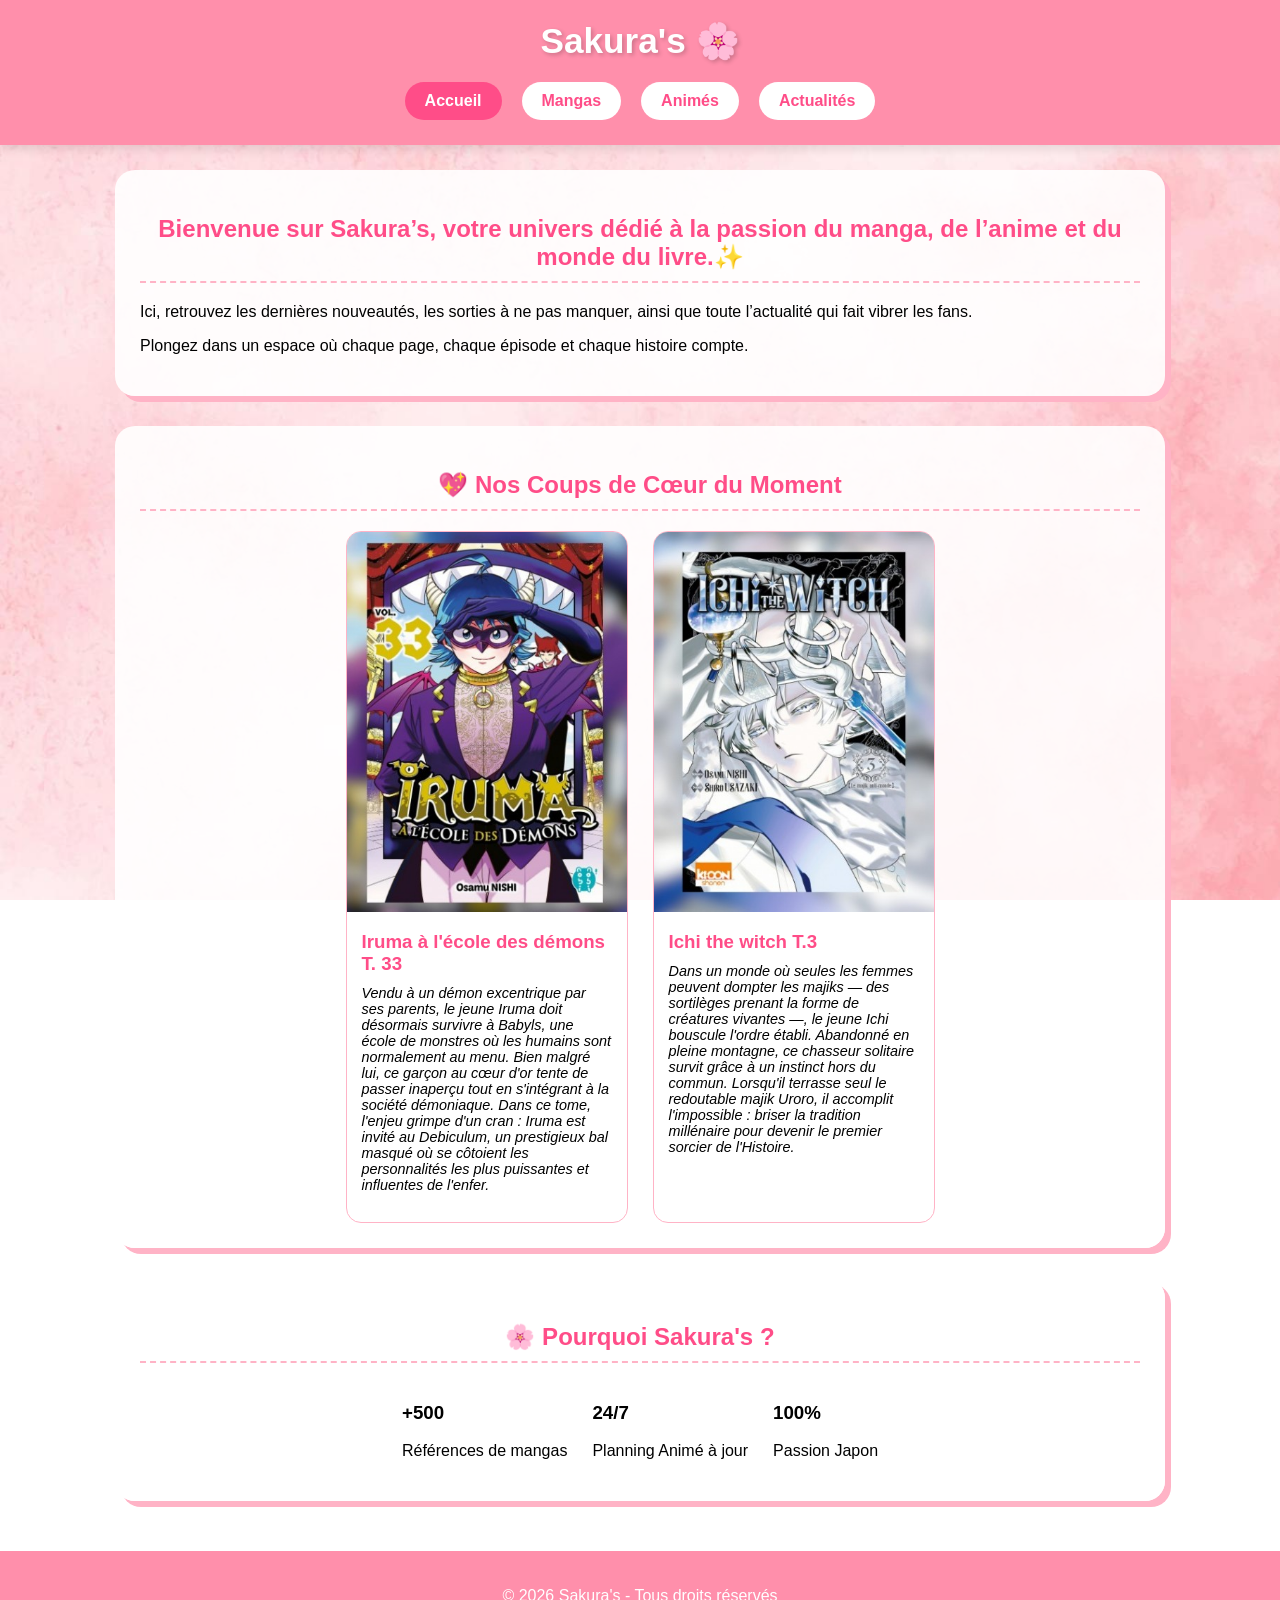
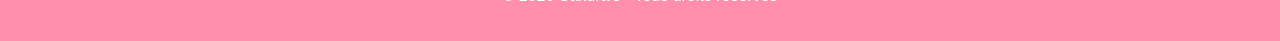
<file: index.html>
<!DOCTYPE html>
<html lang="fr">
<head>
    <meta charset="UTF-8">
    <title>Sakura's Accueil</title>
    <link rel="stylesheet" href="style.css">
</head>
<body>
    <header>
        <h1>Sakura's 🌸</h1>
        <nav>
            <a href="index.html" class="active">Accueil</a>
            <a href="manga.html">Mangas</a>
            <a href="anime.html">Animés</a>
            <a href="actualite.html">Actualités</a>
        </nav>
    </header>

    <main>
        <div id="bloc">
            <h2>Bienvenue sur Sakura’s, votre univers dédié à la passion du manga, de l’anime et du monde du livre.✨</h2>
            <p class="introduction">Ici, retrouvez les dernières nouveautés, les sorties à ne pas manquer, ainsi que toute l’actualité qui fait vibrer les fans. </p>
            <p class="introduction">Plongez dans un espace où chaque page, chaque épisode et chaque histoire compte.
</p>
        </div>

        <div id="bloc">
            <h2>💖 Nos Coups de Cœur du Moment</h2>
            <div class="container-news">
                <div class="item-card">
                    <img src="manga1.jpg" alt="Frieren">
                    <div class="item-info">
                        <h3>Iruma à l'école des démons T. 33</h3>
                        <p class="resume">Vendu à un démon excentrique par ses parents, le jeune Iruma doit désormais survivre à Babyls, une école de monstres où les humains sont normalement au menu. Bien malgré lui, ce garçon au cœur d'or tente de passer inaperçu tout en s'intégrant à la société démoniaque.

Dans ce tome, l'enjeu grimpe d'un cran : Iruma est invité au Debiculum, un prestigieux bal masqué où se côtoient les personnalités les plus puissantes et influentes de l'enfer.</p>
                    </div>
                </div>
                <div class="item-card">
                    <img src="manga2.jpg" alt="Chainsaw Man">
                    <div class="item-info">
                        <h3>Ichi the witch T.3</h3>
                        <p class="resume">Dans un monde où seules les femmes peuvent dompter les majiks — des sortilèges prenant la forme de créatures vivantes —, le jeune Ichi bouscule l'ordre établi.

Abandonné en pleine montagne, ce chasseur solitaire survit grâce à un instinct hors du commun. Lorsqu'il terrasse seul le redoutable majik Uroro, il accomplit l'impossible : briser la tradition millénaire pour devenir le premier sorcier de l'Histoire.</p>
                    </div>
                </div>
            </div>
        </div>

        <div id="bloc">
            <h2>🌸 Pourquoi Sakura's ?</h2>
            <div class="container-news">
                <div class="box-info">
                    <h3>+500</h3>
                    <p>Références de mangas</p>
                </div>
                <div class="box-info">
                    <h3>24/7</h3>
                    <p>Planning Animé à jour</p>
                </div>
                <div class="box-info">
                    <h3>100%</h3>
                    <p>Passion Japon</p>
                </div>
            </div>
        </div>
    </main>

    <footer style="text-align: center; padding: 20px; color: white; background-color: #ff8fab; margin-top: 50px;">
        <p>&copy; 2026 Sakura's - Tous droits réservés</p>
    </footer>
</body>
</html>
</file>
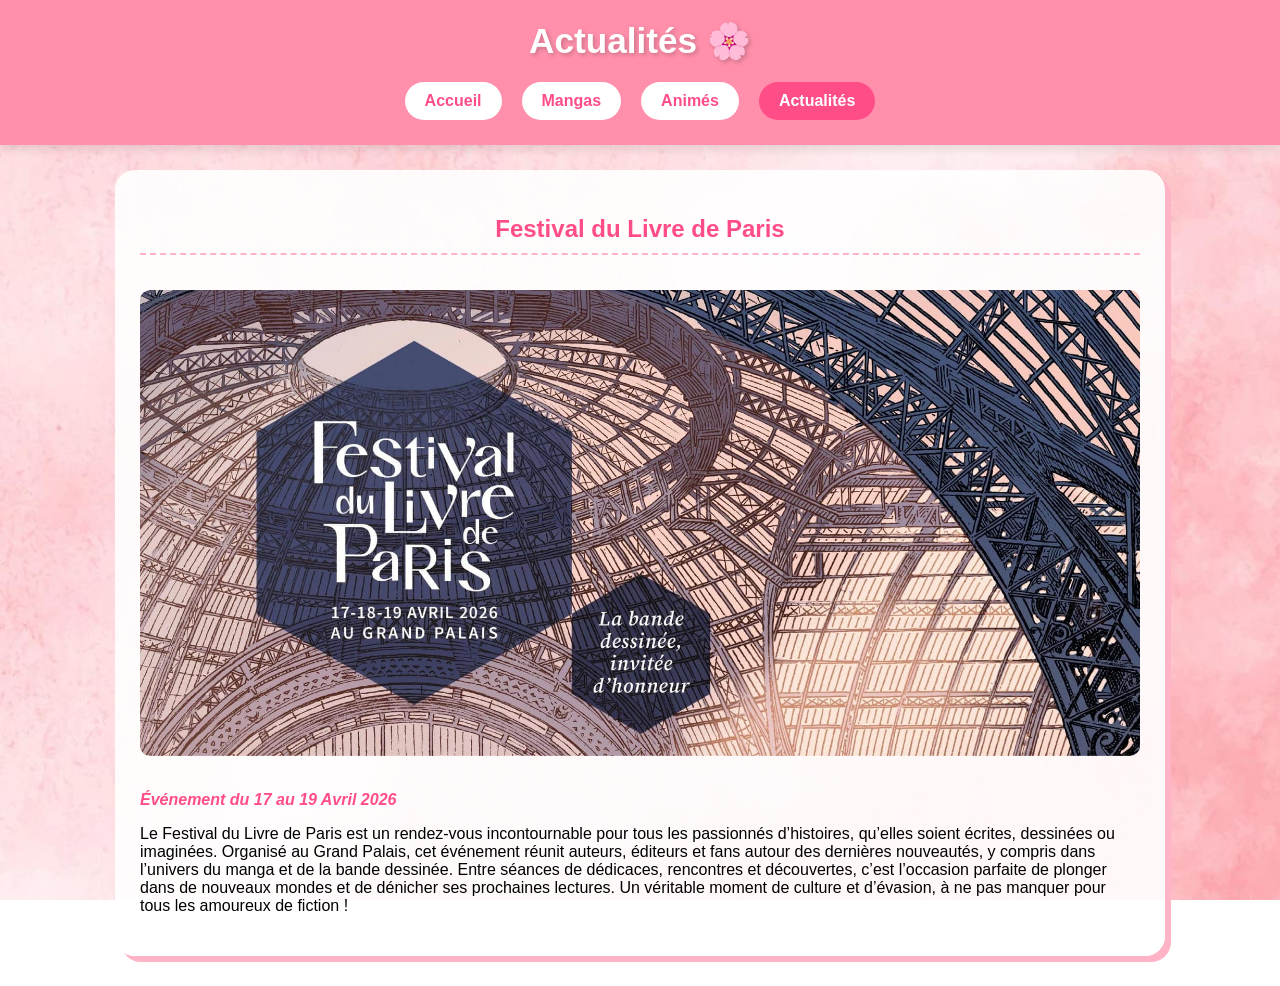
<file: actualite.html>
<!DOCTYPE html>
<html lang="fr">
<head>
    <meta charset="UTF-8">
    <title>Sakura's - Actus</title>
    <link rel="stylesheet" href="style.css">
</head>
<body>
    <header>
        <h1>Actualités 🌸</h1>
        <nav>
            <a href="index.html">Accueil</a>
            <a href="manga.html">Mangas</a>
            <a href="anime.html">Animés</a>
            <a href="actualite.html" class="active">Actualités</a>
        </nav>
    </header>

    <main id="bloc">
        <h2>Festival du Livre de Paris</h2>
        <img src="festival.jpg" alt="Livres" style="width: 100%; max-height: 500px; object-fit: cover; border-radius: 10px; margin: 15px 0;">
        <p style="font-style: italic; color: #ff4d88; font-weight: bold;">Événement du 17 au 19 Avril 2026</p> 
        <p>Le Festival du Livre de Paris est un rendez-vous incontournable pour tous les passionnés d’histoires, qu’elles soient écrites, dessinées ou imaginées. Organisé au Grand Palais, cet événement réunit auteurs, éditeurs et fans autour des dernières nouveautés, y compris dans l’univers du manga et de la bande dessinée. Entre séances de dédicaces, rencontres et découvertes, c’est l’occasion parfaite de plonger dans de nouveaux mondes et de dénicher ses prochaines lectures. Un véritable moment de culture et d’évasion, à ne pas manquer pour tous les amoureux de fiction !
</p>
    </main>
</body>
</html>
</file>
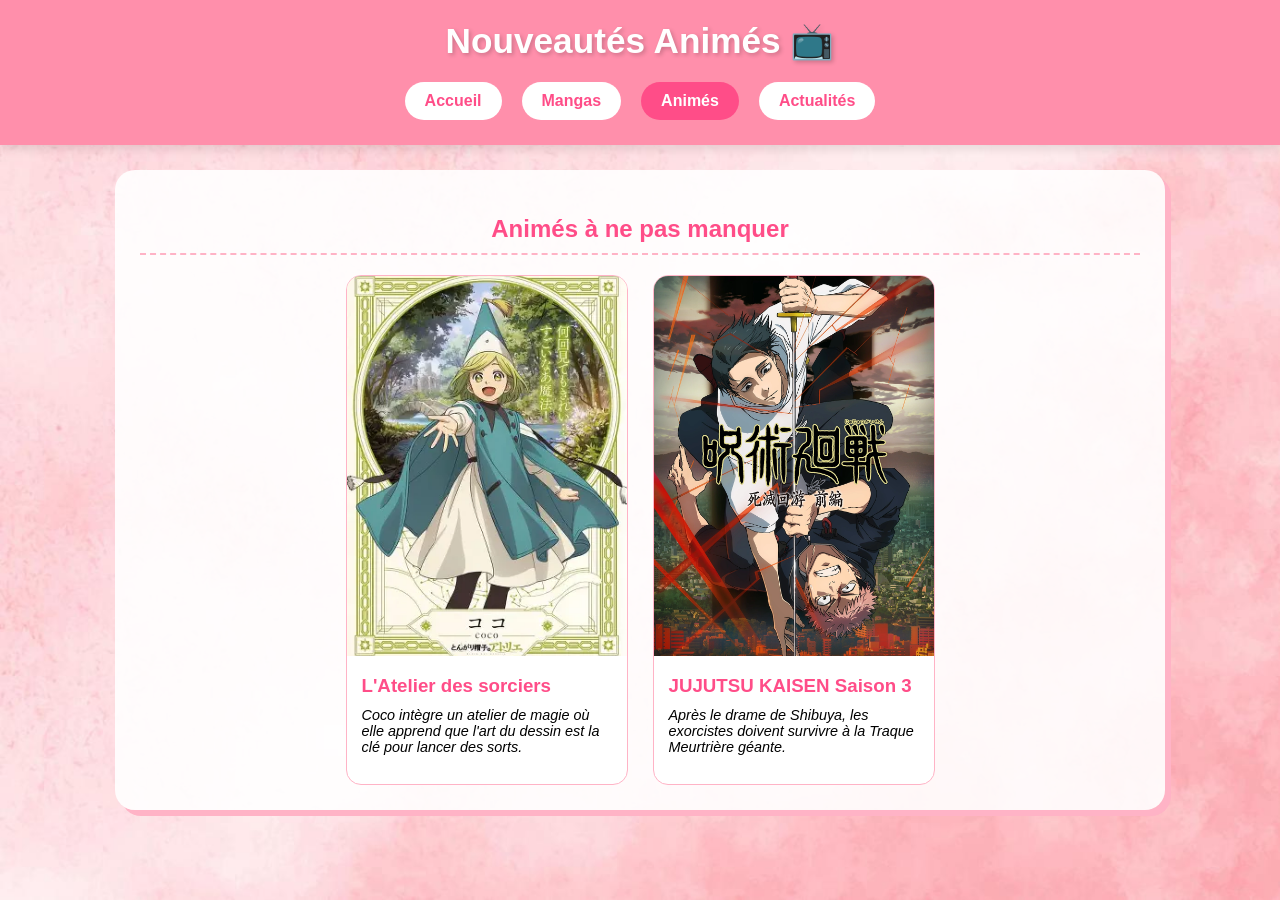
<file: anime.html>
<!DOCTYPE html>
<html lang="fr">
<head>
    <meta charset="UTF-8">
    <title>Sakura's - Nouveautés Animés</title>
    <link rel="stylesheet" href="style.css">
</head>
<body>
    <header>
        <h1>Nouveautés Animés 📺</h1>
        <nav>
            <a href="index.html">Accueil</a>
            <a href="manga.html">Mangas</a>
            <a href="anime.html" class="active">Animés</a>
            <a href="actualite.html">Actualités</a>
        </nav>
    </header>

    <main id="bloc">
        <h2>Animés à ne pas manquer</h2>
        <div class="container-news">
            <div class="item-card">
                <img src="nouveaute anime2.webp" alt="L'Atelier des sorciers">
                <div class="item-info">
                    <h3>L'Atelier des sorciers</h3>
                    <p class="resume">Coco intègre un atelier de magie où elle apprend que l'art du dessin est la clé pour lancer des sorts.</p>
                </div>
            </div>
            <div class="item-card">
                <img src="nouveauteanime.webp" alt="Jujutsu Kaisen">
                <div class="item-info">
                    <h3>JUJUTSU KAISEN Saison 3</h3>
                    <p class="resume">Après le drame de Shibuya, les exorcistes doivent survivre à la Traque Meurtrière géante.</p>
                </div>
            </div>
        </div>
    </main>
</body>
</html>
</file>
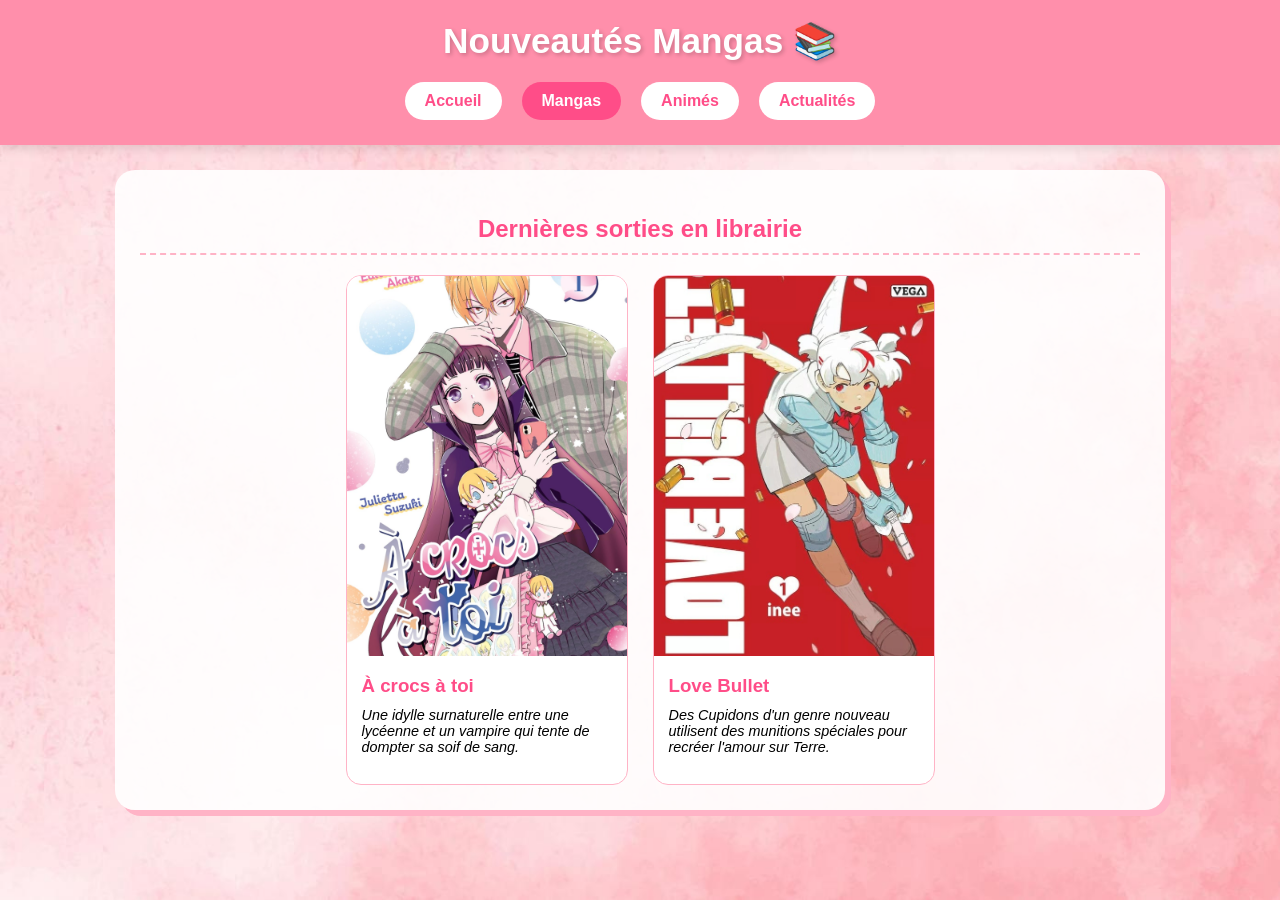
<file: manga.html>
<!DOCTYPE html>
<html lang="fr">
<head>
    <meta charset="UTF-8">
    <title>Sakura's - Nouveautés Mangas</title>
    <link rel="stylesheet" href="style.css">
</head>
<body>
    <header>
        <h1>Nouveautés Mangas 📚</h1>
        <nav>
            <a href="index.html">Accueil</a>
            <a href="manga.html" class="active">Mangas</a>
            <a href="anime.html">Animés</a>
            <a href="actualite.html">Actualités</a>
        </nav>
    </header>

    <main id="bloc">
        <h2>Dernières sorties en librairie</h2>
        <div class="container-news">
            <div class="item-card">
                <img src="nouveautemanga.jpg" alt="À crocs à toi">
                <div class="item-info">
                    <h3>À crocs à toi</h3>
                    <p class="resume">Une idylle surnaturelle entre une lycéenne et un vampire qui tente de dompter sa soif de sang.</p>
                </div>
            </div>
            <div class="item-card">
                <img src="nouveautemanga2.jfif" alt="Love Bullet">
                <div class="item-info">
                    <h3>Love Bullet</h3>
                    <p class="resume">Des Cupidons d'un genre nouveau utilisent des munitions spéciales pour recréer l'amour sur Terre.</p>
                </div>
            </div>
        </div>
    </main>
</body>
</html>
</file>
<file: style.css>
body {
    margin: 0;
    font-family: 'Segoe UI', Tahoma, Geneva, Verdana, sans-serif;
    
    
    background-image: url('fond.jpg'); 
    background-attachment: fixed;           
    background-size: cover;                
    background-repeat: no-repeat;
    
    
    margin-top: 170px; 
}


header {
    background-color: #ff8fab;
    padding: 20px 0;
    text-align: center;
    color: white;
    
    
    position: fixed;
    top: 0;
    left: 0;
    width: 100%;
    z-index: 10; 
    box-shadow: 0 4px 10px rgba(0,0,0,0.1);
}

header h1 {
    margin: 0;
    font-size: 2.2em;
    text-shadow: 2px 2px 4px rgba(0,0,0,0.2);
}

nav {
    margin-top: 15px;
    display: flex;       
    justify-content: center;
    flex-wrap: wrap;     
}

nav a {
    margin: 5px 10px;
    padding: 10px 20px;
    background-color: white;
    border-radius: 25px;
    text-decoration: none;
    color: #ff4d88;
    font-weight: bold;
    transition: 0.3s;    
}


nav a:hover {
    background-color: #ff4d88;
    color: white;
}


nav a.active {
    background-color: #ff4d88;
    color: white;
}


#bloc {
    width: 90%;
    max-width: 1000px;
    margin: 0 auto 30px auto;
    background-color: rgba(255, 255, 255, 0.9); 
    padding: 25px;
    border-radius: 20px;
    box-shadow: 6px 6px 0px #ffb3c6;
    transition: 0.3s;
}

#bloc:hover {
    box-shadow: 10px 10px 0px #ff8fab;
}

h2 {
    color: #ff4d88;
    text-align: center;
    border-bottom: 2px dashed #ffb3c6; 
    padding-bottom: 10px;
}


.container-news {
    display: flex;
    flex-wrap: wrap;     
    justify-content: center;
    gap: 25px;            
}

.item-card {
    width: 280px;
    background-color: white;
    border-radius: 15px;
    border: 1px solid #ffb3c6;
    overflow: hidden;
    transition: transform 0.3s, box-shadow 0.3s;
}


.item-card:hover {
    transform: scale(1.05); 
    box-shadow: 0 10px 20px rgba(255, 77, 136, 0.3);
}

.item-card img {
    width: 100%;
    height: 380px;
    object-fit: cover; 
}

.item-info {
    padding: 15px;
}

.item-info h3 {
    margin: 0;
    color: #ff4d88;
}

.resume {
    font-size: 0.9em;
    font-style: italic; 
    margin-top: 10px;
}


@media screen and (max-width: 768px) {
    body {
        margin-top: 220px; 
    }

    header h1 {
        font-size: 1.6em;
    }

    nav a {
        padding: 8px 12px;
        font-size: 0.85em;
    }

    #bloc {
        width: 95%;
        padding: 15px;
    }

    .item-card {
        width: 100%; 
        max-width: 350px;
    }
}


table {
    width: 100%;
    border-collapse: collapse; 
}

th, td {
    border: 1px solid #ffb3c6;
    padding: 10px;
    text-align: left;
}

th { background-color: #ff8fab; color: white; }

footer {
    text-align: center;
    padding: 25px;
    background-color: #ff8fab;
    color: white;
    margin-top: 40px;
}
</file>
